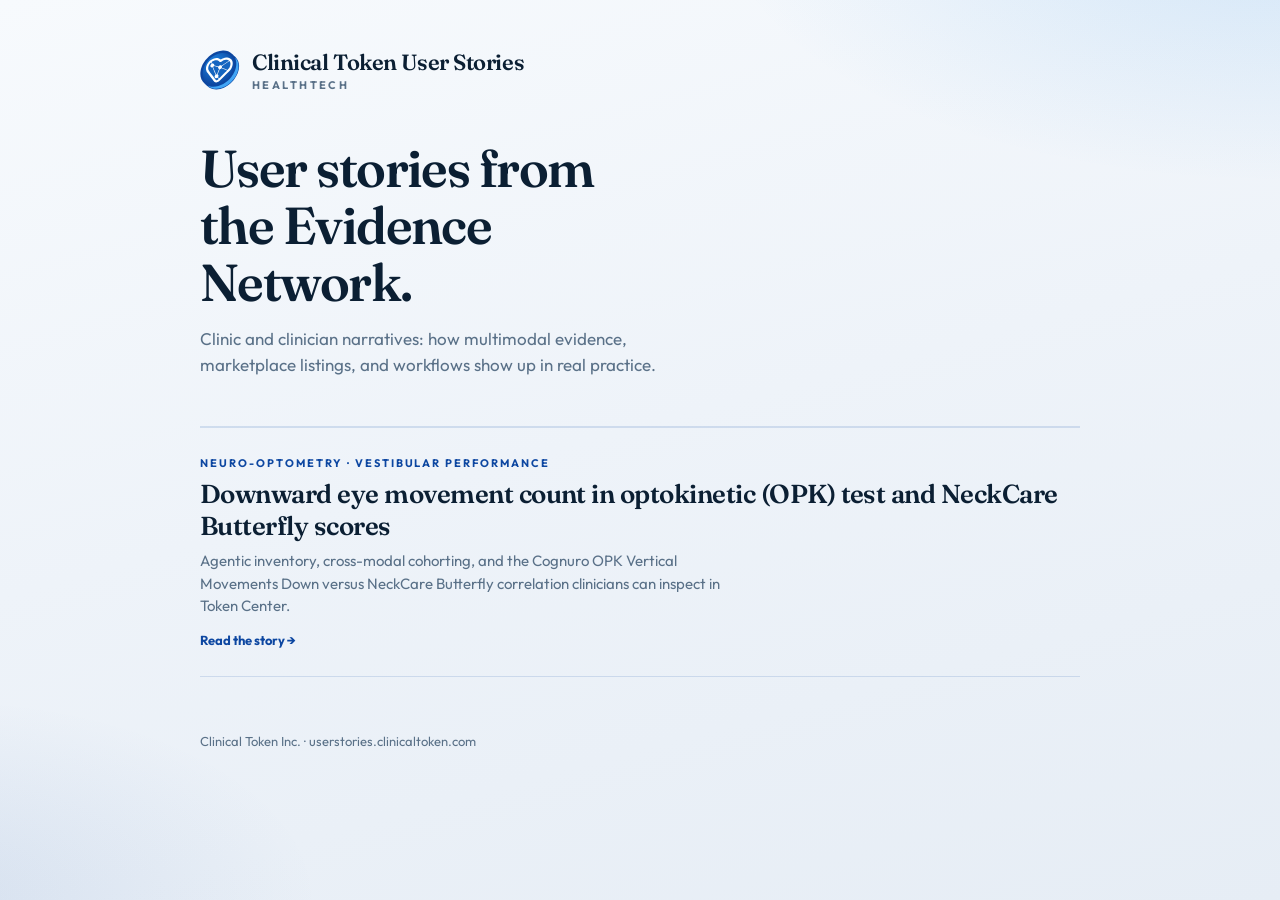
<file: index.html>
<!DOCTYPE html>
<html lang="en">
<head>
  <meta charset="UTF-8" />
  <meta name="viewport" content="width=device-width, initial-scale=1" />
  <title>Clinical Token User Stories</title>
  <meta name="description" content="Clinic and clinician user stories from the Clinical Token Evidence Network." />
  <link rel="icon" href="/favicon.svg" type="image/svg+xml" />
  <link rel="preconnect" href="https://fonts.googleapis.com" />
  <link rel="preconnect" href="https://fonts.gstatic.com" crossorigin />
  <link href="https://fonts.googleapis.com/css2?family=Fraunces:opsz,wght@9..144,500;9..144,600&family=Outfit:wght@400;500;600;700&display=swap" rel="stylesheet" />
  <link rel="stylesheet" href="/assets/user-stories.css" />
</head>
<body>
  <div class="shell">
    <header class="brand">
      <img class="brand-mark" src="/assets/icon-deep.svg" width="40" height="40" alt="" />
      <div class="brand-text">
        <span class="brand-name">Clinical Token User Stories</span>
        <span class="brand-sub">Healthtech</span>
      </div>
    </header>

    <section class="hero">
      <h1>User stories from the Evidence Network.</h1>
      <p>
        Clinic and clinician narratives: how multimodal evidence, marketplace
        listings, and workflows show up in real practice.
      </p>
    </section>

    <div class="grid">
      <a class="card" href="/user-stories/opk-neckcare-cross-modal-correlation/">
        <div class="eyebrow">Neuro-optometry · Vestibular performance</div>
        <h2>Downward eye movement count in optokinetic (OPK) test and NeckCare Butterfly scores</h2>
        <p>
          Agentic inventory, cross-modal cohorting, and the Cognuro OPK Vertical
          Movements Down versus NeckCare Butterfly correlation clinicians can
          inspect in Token Center.
        </p>
        <div class="go">Read the story →</div>
      </a>
    </div>

    <p class="foot">Clinical Token Inc. · userstories.clinicaltoken.com</p>
  </div>
</body>
</html>
</file>
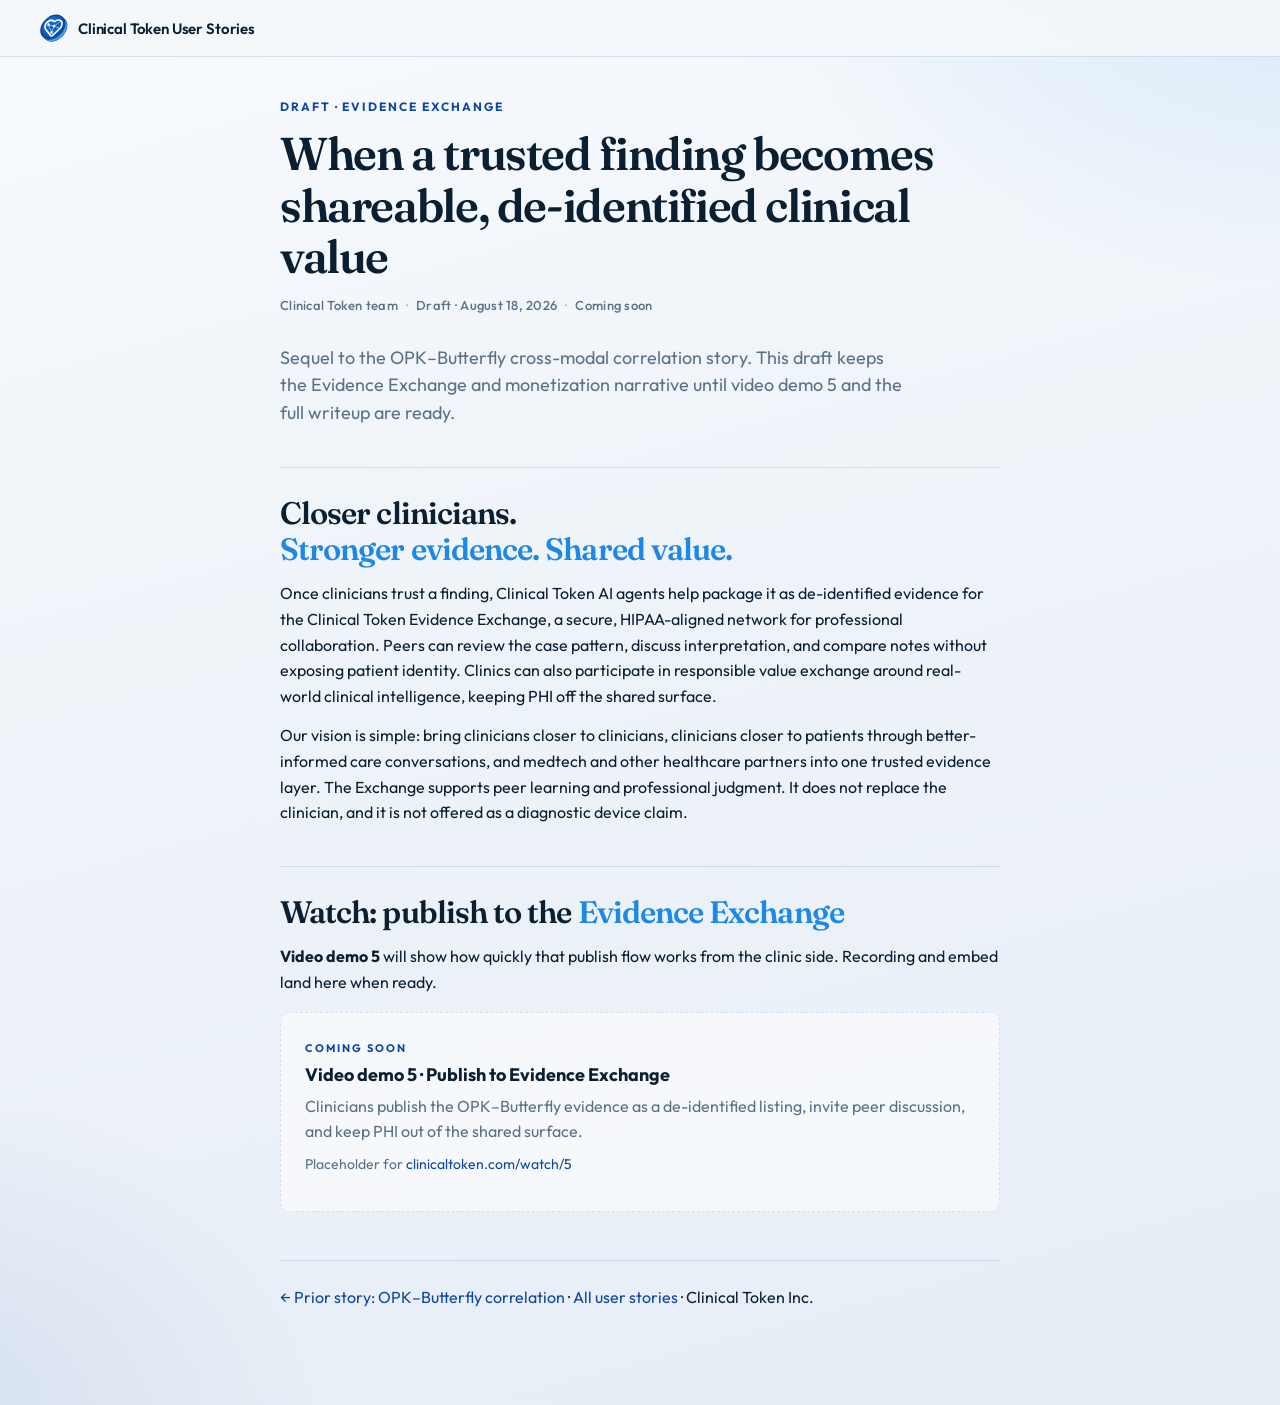
<file: drafts/evidence-exchange-monetize-deidentified-findings/index.html>
<!DOCTYPE html>
<html lang="en">
<head>
  <meta charset="UTF-8" />
  <meta name="viewport" content="width=device-width, initial-scale=1" />
  <title>Monetize de-identified clinical evidence on the Evidence Exchange · Clinical Token User Stories</title>
  <meta
    name="description"
    content="Draft user story: how Clinical Token AI agents help clinicians package trusted findings as de-identified evidence, share with peers, and participate in responsible value exchange on the Evidence Exchange."
  />
  <link rel="icon" href="/favicon.svg" type="image/svg+xml" />
  <link rel="preconnect" href="https://fonts.googleapis.com" />
  <link rel="preconnect" href="https://fonts.gstatic.com" crossorigin />
  <link
    href="https://fonts.googleapis.com/css2?family=Fraunces:opsz,wght@9..144,500;9..144,600&family=Outfit:wght@400;500;600;700&display=swap"
    rel="stylesheet"
  />
  <link rel="stylesheet" href="/assets/user-stories.css" />
</head>
<body>
  <header class="top">
    <a class="brand" href="/">
      <img class="mark" src="/assets/icon-deep.svg" width="28" height="28" alt="" />
      <span>Clinical Token User Stories</span>
    </a>
  </header>

  <main class="article">
    <p class="eyebrow">Draft · Evidence Exchange</p>
    <h1>When a trusted finding becomes shareable, de-identified clinical value</h1>
    <p class="byline">
      <span class="byline-author">Clinical Token team</span>
      <span class="byline-sep" aria-hidden="true">·</span>
      <time datetime="2026-08-18">Draft · August 18, 2026</time>
      <span class="byline-sep" aria-hidden="true">·</span>
      <span class="read-time">Coming soon</span>
    </p>
    <p class="lede">
      Sequel to the OPK–Butterfly cross-modal correlation story. This draft keeps
      the Evidence Exchange and monetization narrative until video demo 5 and
      the full writeup are ready.
    </p>

    <section id="vision">
      <h2>
        Closer clinicians.<br />
        <span class="title-accent">Stronger evidence. Shared value.</span>
      </h2>
      <p>
        Once clinicians trust a finding, Clinical Token AI agents help package it
        as de-identified evidence for the Clinical Token Evidence Exchange, a
        secure, HIPAA-aligned network for professional collaboration. Peers can
        review the case pattern, discuss interpretation, and compare notes
        without exposing patient identity. Clinics can also participate in
        responsible value exchange around real-world clinical intelligence,
        keeping PHI off the shared surface.
      </p>
      <p>
        Our vision is simple: bring clinicians closer to clinicians, clinicians
        closer to patients through better-informed care conversations, and
        medtech and other healthcare partners into one trusted evidence layer.
        The Exchange supports peer learning and professional judgment. It does
        not replace the clinician, and it is not offered as a diagnostic device
        claim.
      </p>
    </section>

    <section id="demo-publish">
      <h2>Watch: publish to the <span class="title-accent">Evidence Exchange</span></h2>
      <p>
        <strong>Video demo 5</strong> will show how quickly that publish flow
        works from the clinic side. Recording and embed land here when ready.
      </p>
      <div class="player player-soon">
        <div class="soon-card">
          <span class="soon-eyebrow">Coming soon</span>
          <strong>Video demo 5 · Publish to Evidence Exchange</strong>
          <p>
            Clinicians publish the OPK–Butterfly evidence as a de-identified
            listing, invite peer discussion, and keep PHI out of the shared
            surface.
          </p>
          <p class="soon-link">
            Placeholder for
            <a href="https://clinicaltoken.com/watch/5">clinicaltoken.com/watch/5</a>
          </p>
        </div>
      </div>
    </section>

    <p class="foot">
      <a href="/user-stories/opk-neckcare-cross-modal-correlation/">← Prior story: OPK–Butterfly correlation</a>
      ·
      <a href="/">All user stories</a>
      · Clinical Token Inc.
    </p>
  </main>
</body>
</html>
</file>
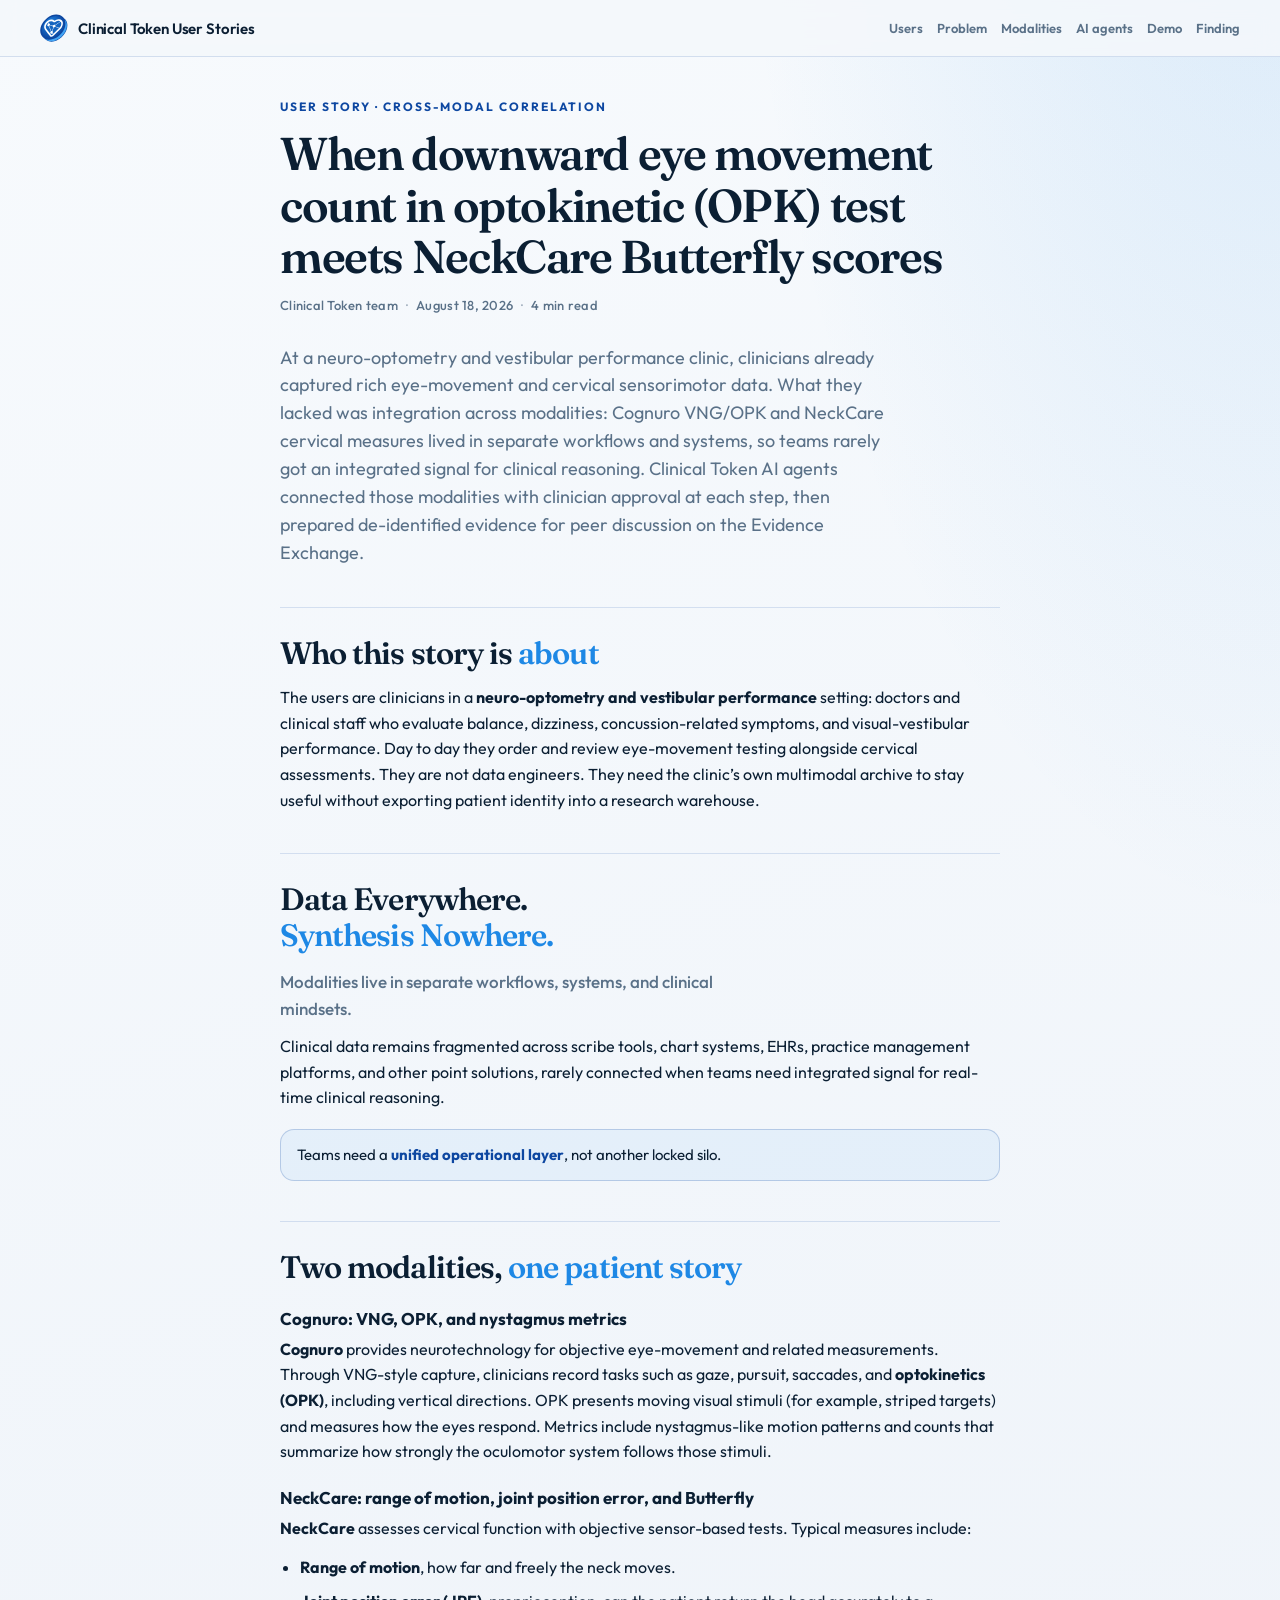
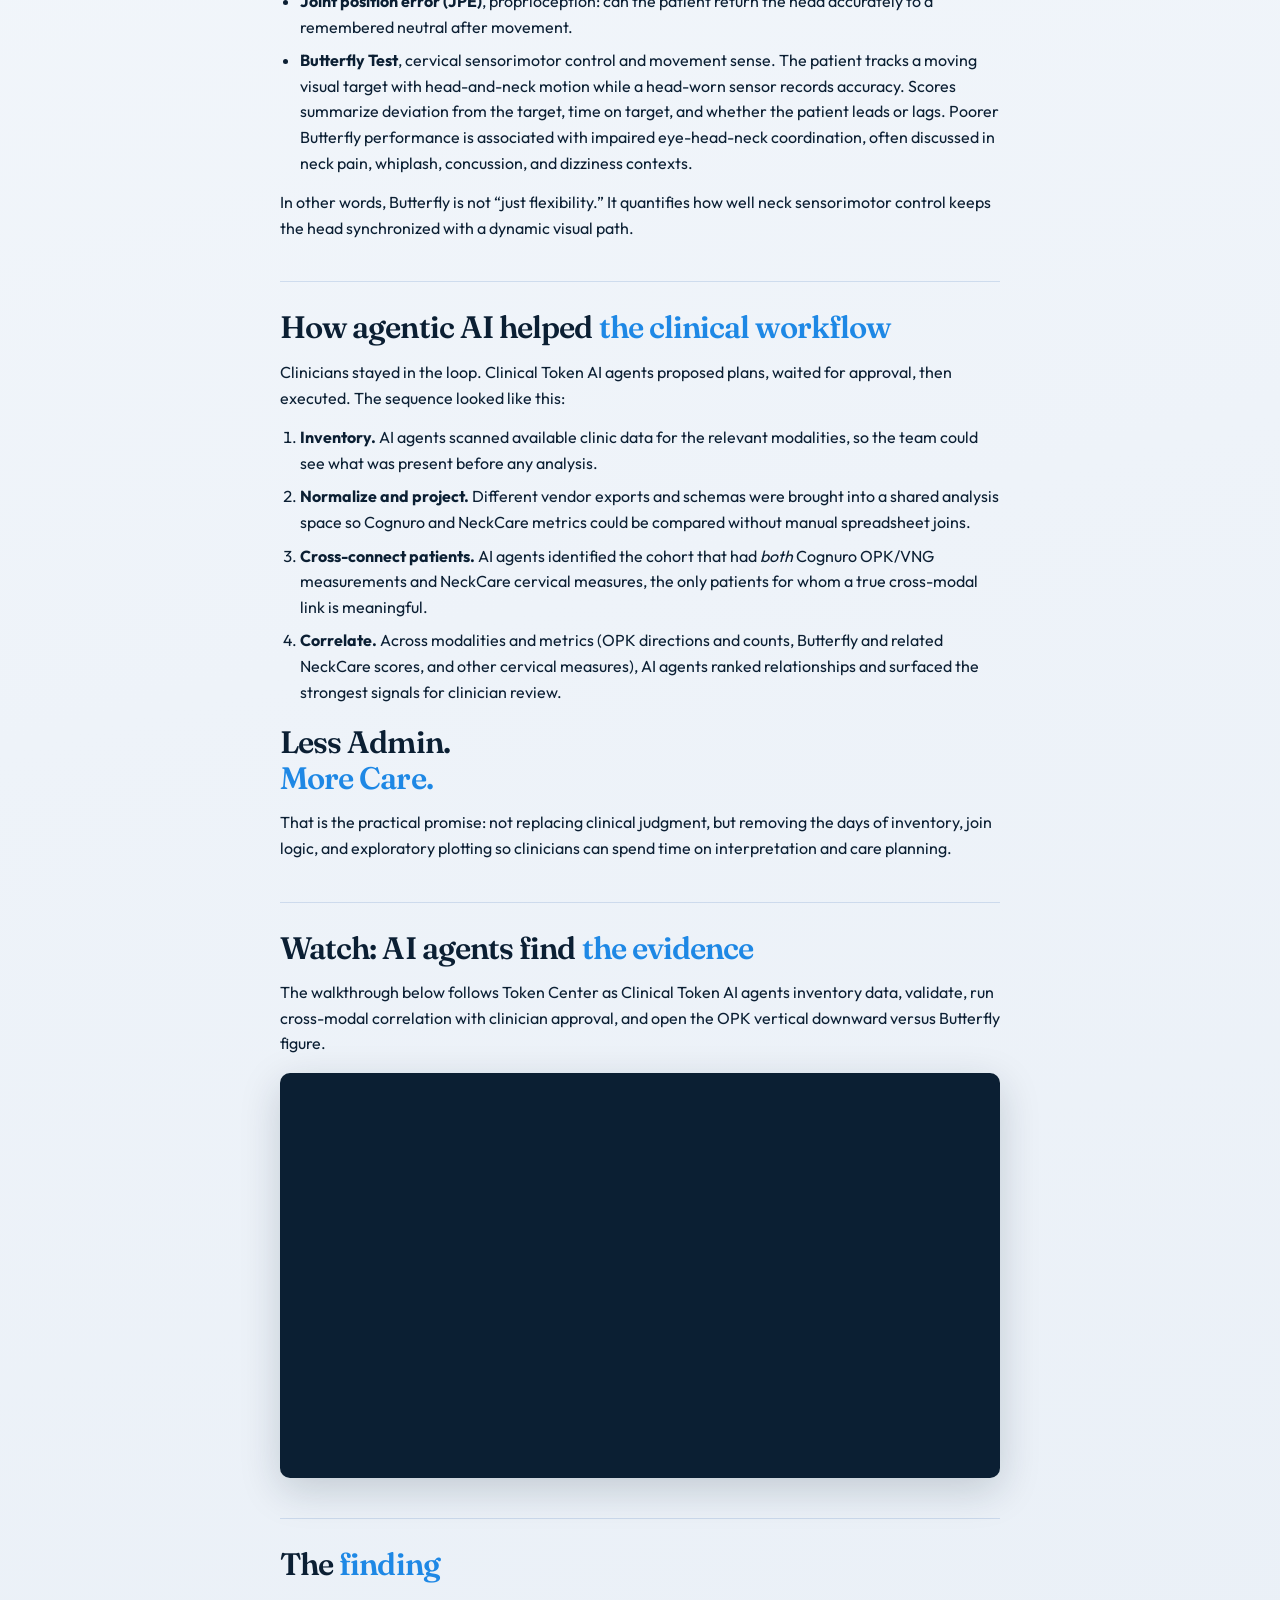
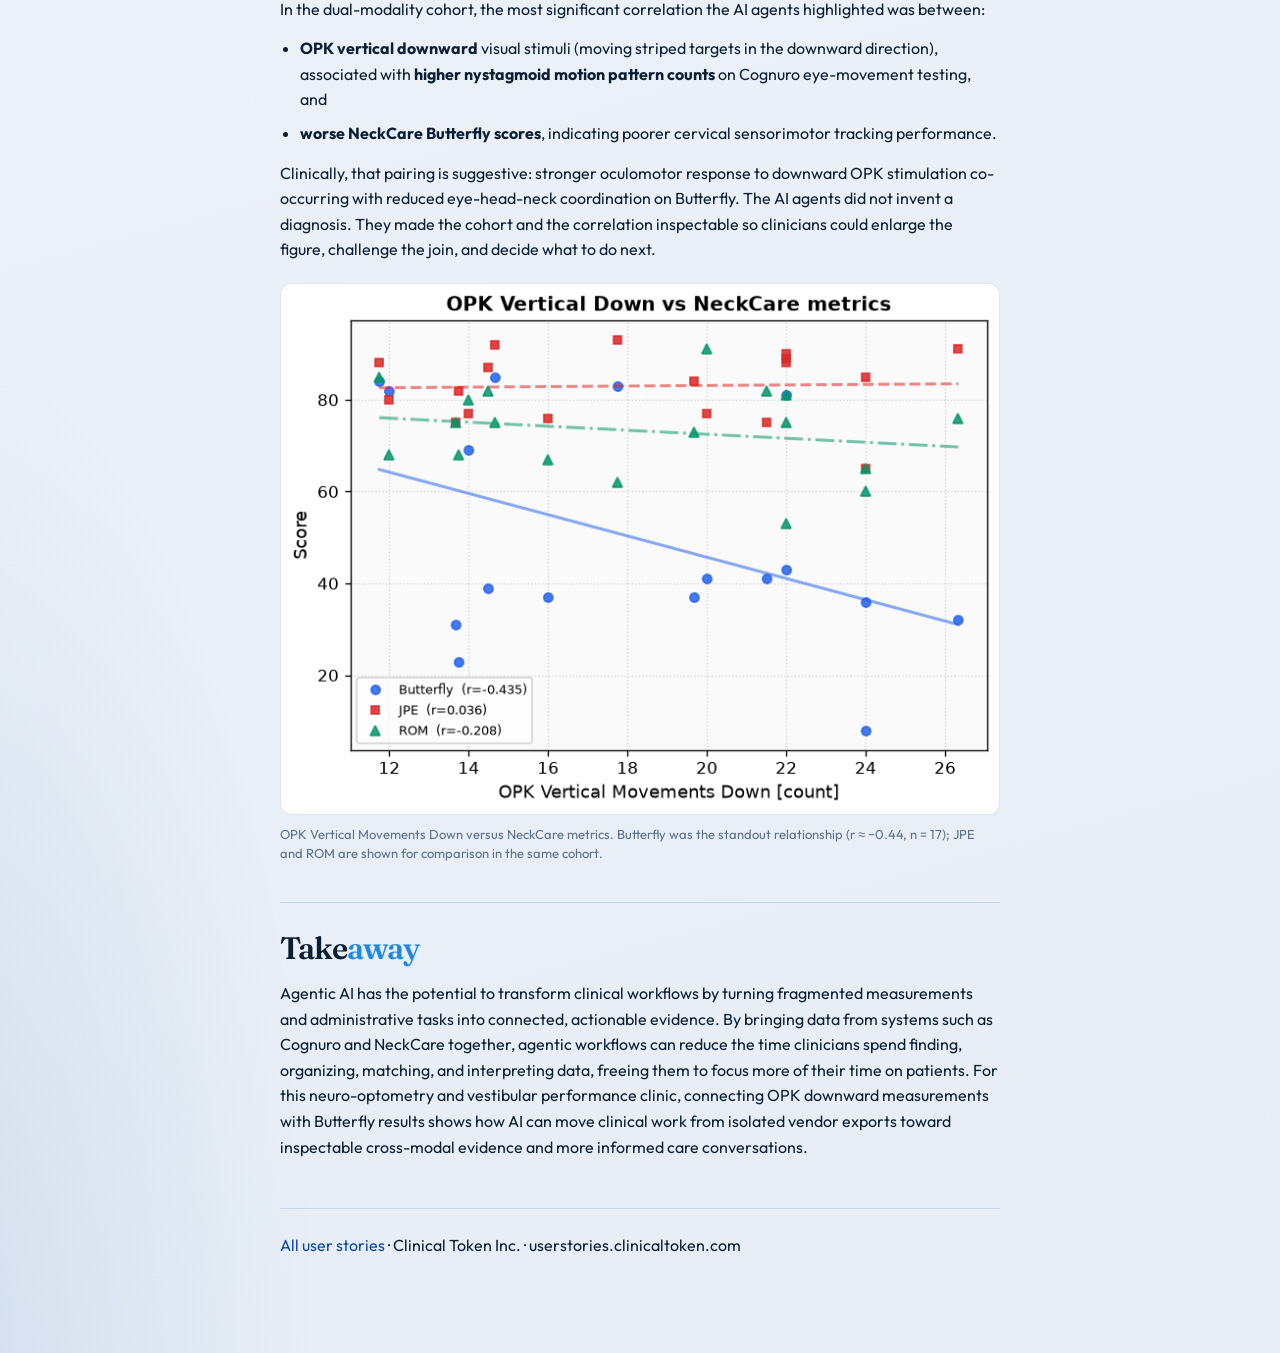
<file: user-stories/opk-neckcare-cross-modal-correlation/index.html>
<!DOCTYPE html>
<html lang="en">
<head>
  <meta charset="UTF-8" />
  <meta name="viewport" content="width=device-width, initial-scale=1" />
  <title>Downward eye movement count in optokinetic (OPK) test and NeckCare Butterfly scores · Clinical Token User Stories</title>
  <meta
    name="description"
    content="How agentic AI helped a neuro-optometry clinic integrate Cognuro OPK and NeckCare Butterfly modalities, surface a cross-modal correlation, and prepare de-identified evidence for peer discussion."
  />
  <link rel="icon" href="/favicon.svg" type="image/svg+xml" />
  <link rel="preconnect" href="https://fonts.googleapis.com" />
  <link rel="preconnect" href="https://fonts.gstatic.com" crossorigin />
  <link
    href="https://fonts.googleapis.com/css2?family=Fraunces:opsz,wght@9..144,500;9..144,600&family=Outfit:wght@400;500;600;700&display=swap"
    rel="stylesheet"
  />
  <link rel="stylesheet" href="/assets/user-stories.css" />
</head>
<body>
  <header class="top">
    <a class="brand" href="/">
      <img class="mark" src="/assets/icon-deep.svg" width="28" height="28" alt="" />
      <span>Clinical Token User Stories</span>
    </a>
    <nav class="toc-jump">
      <a href="#users">Users</a>
      <a href="#problem">Problem</a>
      <a href="#modalities">Modalities</a>
      <a href="#agents">AI agents</a>
      <a href="#demo-discover">Demo</a>
      <a href="#finding">Finding</a>
    </nav>
  </header>

  <main class="article">
    <p class="eyebrow">User story · Cross-modal correlation</p>
    <h1>When downward eye movement count in optokinetic (OPK) test meets NeckCare Butterfly scores</h1>
    <p class="byline">
      <span class="byline-author">Clinical Token team</span>
      <span class="byline-sep" aria-hidden="true">·</span>
      <time datetime="2026-08-18">August 18, 2026</time>
      <span class="byline-sep" aria-hidden="true">·</span>
      <span class="read-time">4 min read</span>
    </p>
    <p class="lede">
      At a neuro-optometry and vestibular performance clinic, clinicians already
      captured rich eye-movement and cervical sensorimotor data. What they lacked
      was integration across modalities: Cognuro VNG/OPK and NeckCare cervical
      measures lived in separate workflows and systems, so teams rarely got an
      integrated signal for clinical reasoning. Clinical Token AI agents connected
      those modalities with clinician approval at each step, then prepared
      de-identified evidence for peer discussion on the Evidence Exchange.
    </p>

    <section id="users">
      <h2>Who this story is <span class="title-accent">about</span></h2>
      <p>
        The users are clinicians in a <strong>neuro-optometry and vestibular
        performance</strong> setting: doctors and clinical staff who evaluate
        balance, dizziness, concussion-related symptoms, and visual-vestibular
        performance. Day to day they order and review eye-movement testing
        alongside cervical assessments. They are not data engineers. They need
        the clinic’s own multimodal archive to stay useful without exporting
        patient identity into a research warehouse.
      </p>
    </section>

    <section id="problem">
      <h2>
        Data Everywhere.<br />
        <span class="title-accent">Synthesis Nowhere.</span>
      </h2>
      <p class="problem-lede">
        Modalities live in separate workflows, systems, and clinical mindsets.
      </p>
      <p>
        Clinical data remains fragmented across scribe tools, chart systems,
        EHRs, practice management platforms, and other point solutions, rarely
        connected when teams need integrated signal for real-time clinical
        reasoning.
      </p>
      <div class="problem-callout">
        <p>
          Teams need a <strong>unified operational layer</strong>, not another
          locked silo.
        </p>
      </div>
    </section>

    <section id="modalities">
      <h2>Two modalities, <span class="title-accent">one patient story</span></h2>

      <h3>Cognuro: VNG, OPK, and nystagmus metrics</h3>
      <p>
        <strong>Cognuro</strong> provides neurotechnology for objective eye-movement
        and related measurements. Through VNG-style capture, clinicians record
        tasks such as gaze, pursuit, saccades, and
        <strong>optokinetics (OPK)</strong>, including vertical directions.
        OPK presents moving visual stimuli (for example, striped targets) and
        measures how the eyes respond. Metrics include nystagmus-like motion
        patterns and counts that summarize how strongly the oculomotor system
        follows those stimuli.
      </p>

      <h3>NeckCare: range of motion, joint position error, and Butterfly</h3>
      <p>
        <strong>NeckCare</strong> assesses cervical function with objective
        sensor-based tests. Typical measures include:
      </p>
      <ul>
        <li><strong>Range of motion</strong>, how far and freely the neck moves.</li>
        <li>
          <strong>Joint position error (JPE)</strong>, proprioception: can the
          patient return the head accurately to a remembered neutral after
          movement.
        </li>
        <li>
          <strong>Butterfly Test</strong>, cervical sensorimotor control and
          movement sense. The patient tracks a moving visual target with
          head-and-neck motion while a head-worn sensor records accuracy.
          Scores summarize deviation from the target, time on target, and whether
          the patient leads or lags. Poorer Butterfly performance is associated
          with impaired eye-head-neck coordination, often discussed in neck pain,
          whiplash, concussion, and dizziness contexts.
        </li>
      </ul>
      <p>
        In other words, Butterfly is not “just flexibility.” It quantifies how
        well neck sensorimotor control keeps the head synchronized with a
        dynamic visual path.
      </p>
    </section>

    <section id="agents">
      <h2>How agentic AI helped <span class="title-accent">the clinical workflow</span></h2>
      <p>
        Clinicians stayed in the loop. Clinical Token AI agents proposed plans,
        waited for approval, then executed. The sequence looked like this:
      </p>
      <ol>
        <li>
          <strong>Inventory.</strong> AI agents scanned available clinic data for
          the relevant modalities, so the team could see what was present before
          any analysis.
        </li>
        <li>
          <strong>Normalize and project.</strong> Different vendor exports and
          schemas were brought into a shared analysis space so Cognuro and
          NeckCare metrics could be compared without manual spreadsheet joins.
        </li>
        <li>
          <strong>Cross-connect patients.</strong> AI agents identified the cohort
          that had <em>both</em> Cognuro OPK/VNG measurements and NeckCare
          cervical measures, the only patients for whom a true cross-modal link
          is meaningful.
        </li>
        <li>
          <strong>Correlate.</strong> Across modalities and metrics (OPK
          directions and counts, Butterfly and related NeckCare scores, and
          other cervical measures), AI agents ranked relationships and surfaced
          the strongest signals for clinician review.
        </li>
      </ol>
      <h2>
        Less Admin.<br />
        <span class="title-accent">More Care.</span>
      </h2>
      <p>
        That is the practical promise: not replacing clinical judgment, but
        removing the days of inventory, join logic, and exploratory plotting so
        clinicians can spend time on interpretation and care planning.
      </p>
    </section>

    <section id="demo-discover">
      <h2>Watch: AI agents find <span class="title-accent">the evidence</span></h2>
      <p>
        The walkthrough below follows Token Center as Clinical Token AI agents
        inventory data, validate, run cross-modal correlation with clinician
        approval, and open the OPK vertical downward versus Butterfly figure.
      </p>
      <div class="player">
        <iframe
          title="Clinical Token Agentic AI Clinical Workflow — OPK vs NeckCare"
          src="https://player.vimeo.com/video/1218820561?h=d9960abb94&title=0&byline=0&portrait=0&dnt=1"
          allow="autoplay; fullscreen; picture-in-picture"
          allowfullscreen
        ></iframe>
      </div>
    </section>

    <section id="finding">
      <h2>The <span class="title-accent">finding</span></h2>
      <p>
        In the dual-modality cohort, the most significant correlation the AI
        agents highlighted was between:
      </p>
      <ul>
        <li>
          <strong>OPK vertical downward</strong> visual stimuli (moving striped
          targets in the downward direction), associated with
          <strong>higher nystagmoid motion pattern counts</strong> on Cognuro
          eye-movement testing, and
        </li>
        <li>
          <strong>worse NeckCare Butterfly scores</strong>, indicating poorer
          cervical sensorimotor tracking performance.
        </li>
      </ul>
      <p>
        Clinically, that pairing is suggestive: stronger oculomotor response to
        downward OPK stimulation co-occurring with reduced eye-head-neck
        coordination on Butterfly. The AI agents did not invent a diagnosis. They
        made the cohort and the correlation inspectable so clinicians could
        enlarge the figure, challenge the join, and decide what to do next.
      </p>

      <figure class="story-figure">
        <img
          src="/assets/figures/opk_vertical_down_vs_neckcare_metrics.png"
          alt="OPK Vertical Movements Down versus NeckCare Butterfly, joint position error, and range of motion"
          width="1024"
          height="768"
          loading="lazy"
        />
        <figcaption>
          OPK Vertical Movements Down versus NeckCare metrics. Butterfly was the
          standout relationship (r ≈ −0.44, n = 17); JPE and ROM are shown for
          comparison in the same cohort.
        </figcaption>
      </figure>
    </section>

    <section id="takeaway">
      <h2>Take<span class="title-accent">away</span></h2>
      <p>
        Agentic AI has the potential to transform clinical workflows by turning
        fragmented measurements and administrative tasks into connected,
        actionable evidence. By bringing data from systems such as Cognuro and
        NeckCare together, agentic workflows can reduce the time clinicians spend
        finding, organizing, matching, and interpreting data, freeing them to
        focus more of their time on patients. For this neuro-optometry and
        vestibular performance clinic, connecting OPK downward measurements with
        Butterfly results shows how AI can move clinical work from isolated
        vendor exports toward inspectable cross-modal evidence and more informed
        care conversations.
      </p>
    </section>

    <p class="foot">
      <a href="/">All user stories</a>
      · Clinical Token Inc. · userstories.clinicaltoken.com
    </p>
  </main>
</body>
</html>
</file>
<file: assets/user-stories.css>
:root {
  --paper: #f4f7fb;
  --ink: #0b1f33;
  --muted: #5a7188;
  --line: rgba(13, 71, 161, 0.14);
  --blue: #0d47a1;
  --blue-bright: #1e88e5;
  --font-display: "Fraunces", Georgia, serif;
  --font-body: "Outfit", "Avenir Next", sans-serif;
}

* { box-sizing: border-box; }

html, body {
  margin: 0;
  min-height: 100%;
  color: var(--ink);
  font-family: var(--font-body);
}

body {
  background:
    radial-gradient(ellipse 80% 55% at 100% -10%, rgba(30, 136, 229, 0.16), transparent 55%),
    radial-gradient(ellipse 60% 45% at -5% 100%, rgba(13, 71, 161, 0.09), transparent 50%),
    linear-gradient(165deg, #f7fafd 0%, #eef3f9 48%, #e6edf5 100%);
  min-height: 100vh;
}

a { color: var(--blue); text-decoration: none; }
a:hover { text-decoration: underline; }

.shell {
  width: min(880px, calc(100% - 48px));
  margin: 0 auto;
  padding: 48px 0 72px;
}

.brand {
  display: flex;
  align-items: center;
  gap: 12px;
  margin-bottom: 48px;
}

.brand-mark {
  width: 40px;
  height: 40px;
  flex-shrink: 0;
}

.brand-text {
  display: flex;
  flex-direction: column;
  gap: 2px;
}

.brand-name {
  font-family: var(--font-display);
  font-size: 22px;
  font-weight: 600;
  letter-spacing: -0.02em;
}

.brand-sub {
  font-size: 11px;
  font-weight: 700;
  letter-spacing: 0.22em;
  color: var(--muted);
  text-transform: uppercase;
}

.hero h1 {
  font-family: var(--font-display);
  font-size: clamp(34px, 5vw, 52px);
  font-weight: 600;
  letter-spacing: -0.03em;
  line-height: 1.1;
  margin: 0 0 14px;
  max-width: 14ch;
}

.hero p {
  margin: 0;
  max-width: 44ch;
  color: var(--muted);
  font-size: 17px;
  line-height: 1.55;
}

.grid {
  display: grid;
  gap: 0;
  margin-top: 48px;
  border-top: 2px solid var(--line);
}

.card {
  display: block;
  padding: 28px 0;
  border-bottom: 1px solid var(--line);
  color: inherit;
  text-decoration: none;
  transition: color 0.15s ease;
}

.card:hover {
  text-decoration: none;
  color: var(--blue);
}

.card .eyebrow {
  font-size: 11px;
  font-weight: 700;
  letter-spacing: 0.18em;
  text-transform: uppercase;
  color: var(--blue);
  margin-bottom: 8px;
}

.card h2 {
  font-family: var(--font-display);
  font-size: 26px;
  margin: 0 0 8px;
  letter-spacing: -0.02em;
  font-weight: 600;
}

.card p {
  margin: 0;
  color: var(--muted);
  font-size: 15px;
  line-height: 1.5;
  max-width: 52ch;
}

.card .go {
  margin-top: 14px;
  font-size: 13px;
  font-weight: 700;
  color: var(--blue);
}

.card-soon {
  opacity: 0.78;
}

.foot {
  margin-top: 56px;
  color: var(--muted);
  font-size: 13px;
}

/* —— Story article —— */
.top {
  position: sticky;
  top: 0;
  z-index: 10;
  display: flex;
  align-items: center;
  justify-content: space-between;
  gap: 16px;
  padding: 14px clamp(20px, 4vw, 40px);
  background: rgba(244, 247, 251, 0.88);
  backdrop-filter: blur(10px);
  border-bottom: 1px solid var(--line);
}

.top .brand {
  display: inline-flex;
  align-items: center;
  gap: 10px;
  margin: 0;
  color: var(--ink);
  font-weight: 600;
  font-size: 15px;
  letter-spacing: -0.01em;
  text-decoration: none;
}

.top .brand:hover {
  color: var(--blue);
  text-decoration: none;
}

.top .mark {
  width: 28px;
  height: 28px;
  flex: 0 0 auto;
}

.toc-jump {
  display: flex;
  flex-wrap: wrap;
  gap: 14px;
  font-size: 13px;
  font-weight: 600;
}

.toc-jump a {
  color: var(--muted);
}

.toc-jump a:hover {
  color: var(--blue);
}

.article {
  width: min(720px, calc(100% - 48px));
  margin: 0 auto;
  padding: 40px 0 80px;
}

.article .eyebrow {
  font-size: 12px;
  font-weight: 700;
  letter-spacing: 0.16em;
  text-transform: uppercase;
  color: var(--blue);
  margin: 0 0 12px;
}

.article .byline {
  display: flex;
  flex-wrap: wrap;
  align-items: center;
  gap: 8px;
  font-size: 13px !important;
  font-weight: 500 !important;
  color: var(--muted) !important;
  margin: -4px 0 28px !important;
  letter-spacing: 0.02em;
}

.article .byline-sep {
  opacity: 0.55;
}

.article .read-time {
  margin: 0 !important;
  font-size: inherit !important;
  font-weight: inherit !important;
  color: inherit !important;
}

.article h1 {
  font-family: var(--font-display);
  font-size: clamp(32px, 5vw, 46px);
  font-weight: 600;
  letter-spacing: -0.03em;
  line-height: 1.12;
  margin: 0 0 16px;
}

.article .lede {
  margin: 0 0 40px;
  font-size: 18px;
  line-height: 1.55;
  color: var(--muted);
  max-width: 52ch;
}

.article section {
  margin: 0 0 40px;
  padding-top: 8px;
  border-top: 1px solid var(--line);
}

.article h2 {
  font-family: var(--font-display);
  font-size: clamp(22px, 3.3vw, 31px);
  font-weight: 600;
  letter-spacing: -0.03em;
  line-height: 1.15;
  margin: 20px 0 14px;
  color: var(--ink);
}

.article h2 .title-accent {
  color: var(--blue-bright);
}

.article h3 {
  font-size: 17px;
  font-weight: 700;
  margin: 22px 0 8px;
}

.story-figure {
  margin: 20px 0 24px;
  width: 100%;
  max-width: 100%;
}

.story-figure img {
  display: block;
  width: 100%;
  max-width: 100%;
  height: auto;
  border-radius: 12px;
  border: 1px solid var(--line);
  background: #fff;
}

.story-figure figcaption {
  margin-top: 10px;
  font-size: 13px;
  line-height: 1.45;
  color: var(--muted);
  max-width: none;
}

.article p,
.article li {
  font-size: 16px;
  line-height: 1.6;
  color: var(--ink);
}

.article p {
  margin: 0 0 14px;
}

.article ul,
.article ol {
  margin: 0 0 14px;
  padding-left: 1.25em;
}

.article li {
  margin-bottom: 8px;
}

.article .foot {
  margin-top: 48px;
  padding-top: 24px;
  border-top: 1px solid var(--line);
}

.player {
  position: relative;
  width: 100%;
  aspect-ratio: 16 / 9;
  margin: 16px 0 8px;
  border-radius: 10px;
  overflow: hidden;
  background: #0b1f33;
  box-shadow: 0 12px 40px rgba(11, 31, 51, 0.18);
}

.player iframe {
  position: absolute;
  inset: 0;
  width: 100%;
  height: 100%;
  border: 0;
}

.player-soon {
  background: transparent;
  box-shadow: none;
  aspect-ratio: auto;
  min-height: 0;
}

.soon-card {
  border: 1px dashed var(--line);
  border-radius: 10px;
  padding: 28px 24px;
  background: rgba(255, 255, 255, 0.55);
}

.soon-eyebrow {
  display: block;
  font-size: 11px;
  font-weight: 700;
  letter-spacing: 0.18em;
  text-transform: uppercase;
  color: var(--blue);
  margin-bottom: 8px;
}

.soon-card strong {
  display: block;
  font-size: 18px;
  margin-bottom: 8px;
}

.soon-card p {
  color: var(--muted);
  margin-bottom: 8px;
}

.soon-link {
  font-size: 14px !important;
}

.problem-lede {
  font-size: 17px !important;
  font-weight: 500;
  color: var(--muted) !important;
  max-width: 40ch;
  margin-bottom: 12px !important;
}

.problem-callout {
  margin-top: 18px;
  border: 1px solid rgba(13, 71, 161, 0.22);
  border-radius: 14px;
  padding: 14px 16px;
  background: rgba(30, 136, 229, 0.06);
}

.problem-callout p {
  margin: 0 !important;
  font-size: 15px !important;
  line-height: 1.5 !important;
}

.problem-callout strong {
  color: var(--blue);
}

@media (max-width: 640px) {
  .shell { width: calc(100% - 32px); padding-top: 28px; }
  .article { width: calc(100% - 32px); padding-top: 28px; }
  .toc-jump { display: none; }
}
</file>
